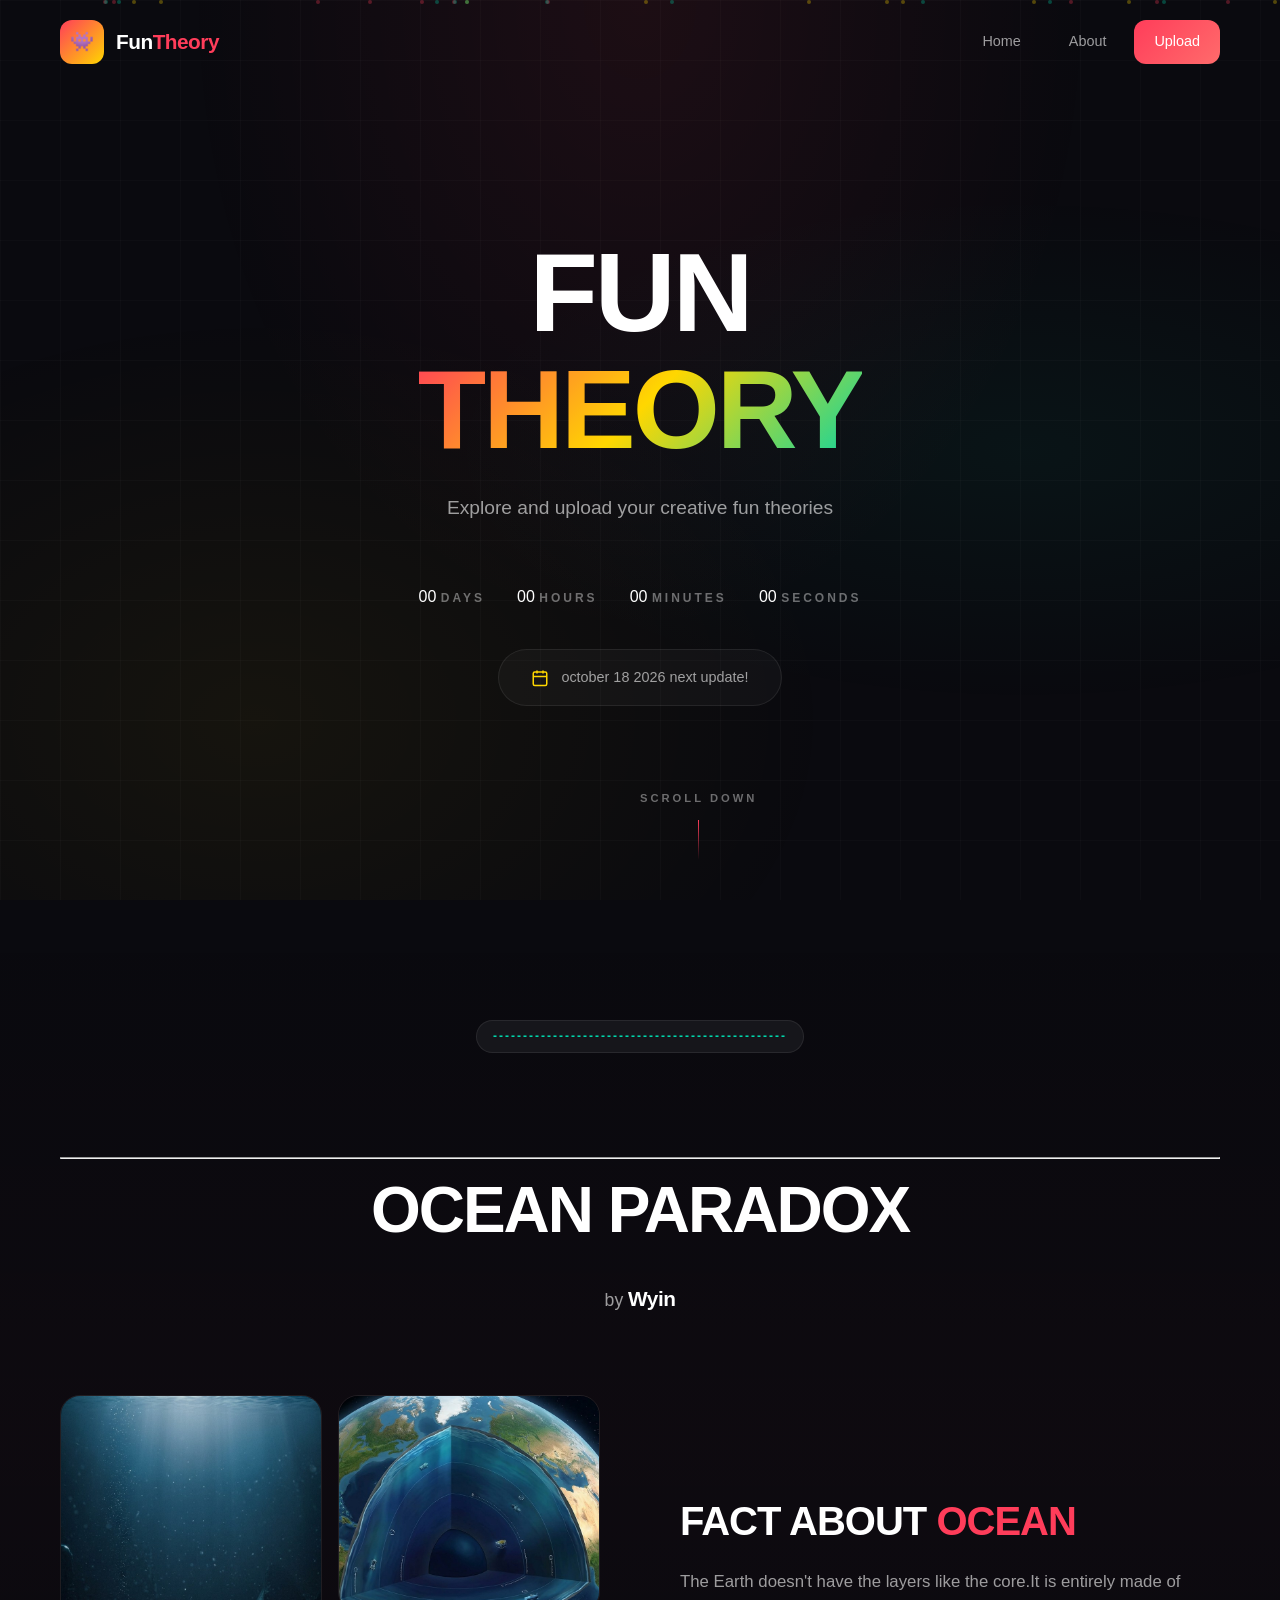
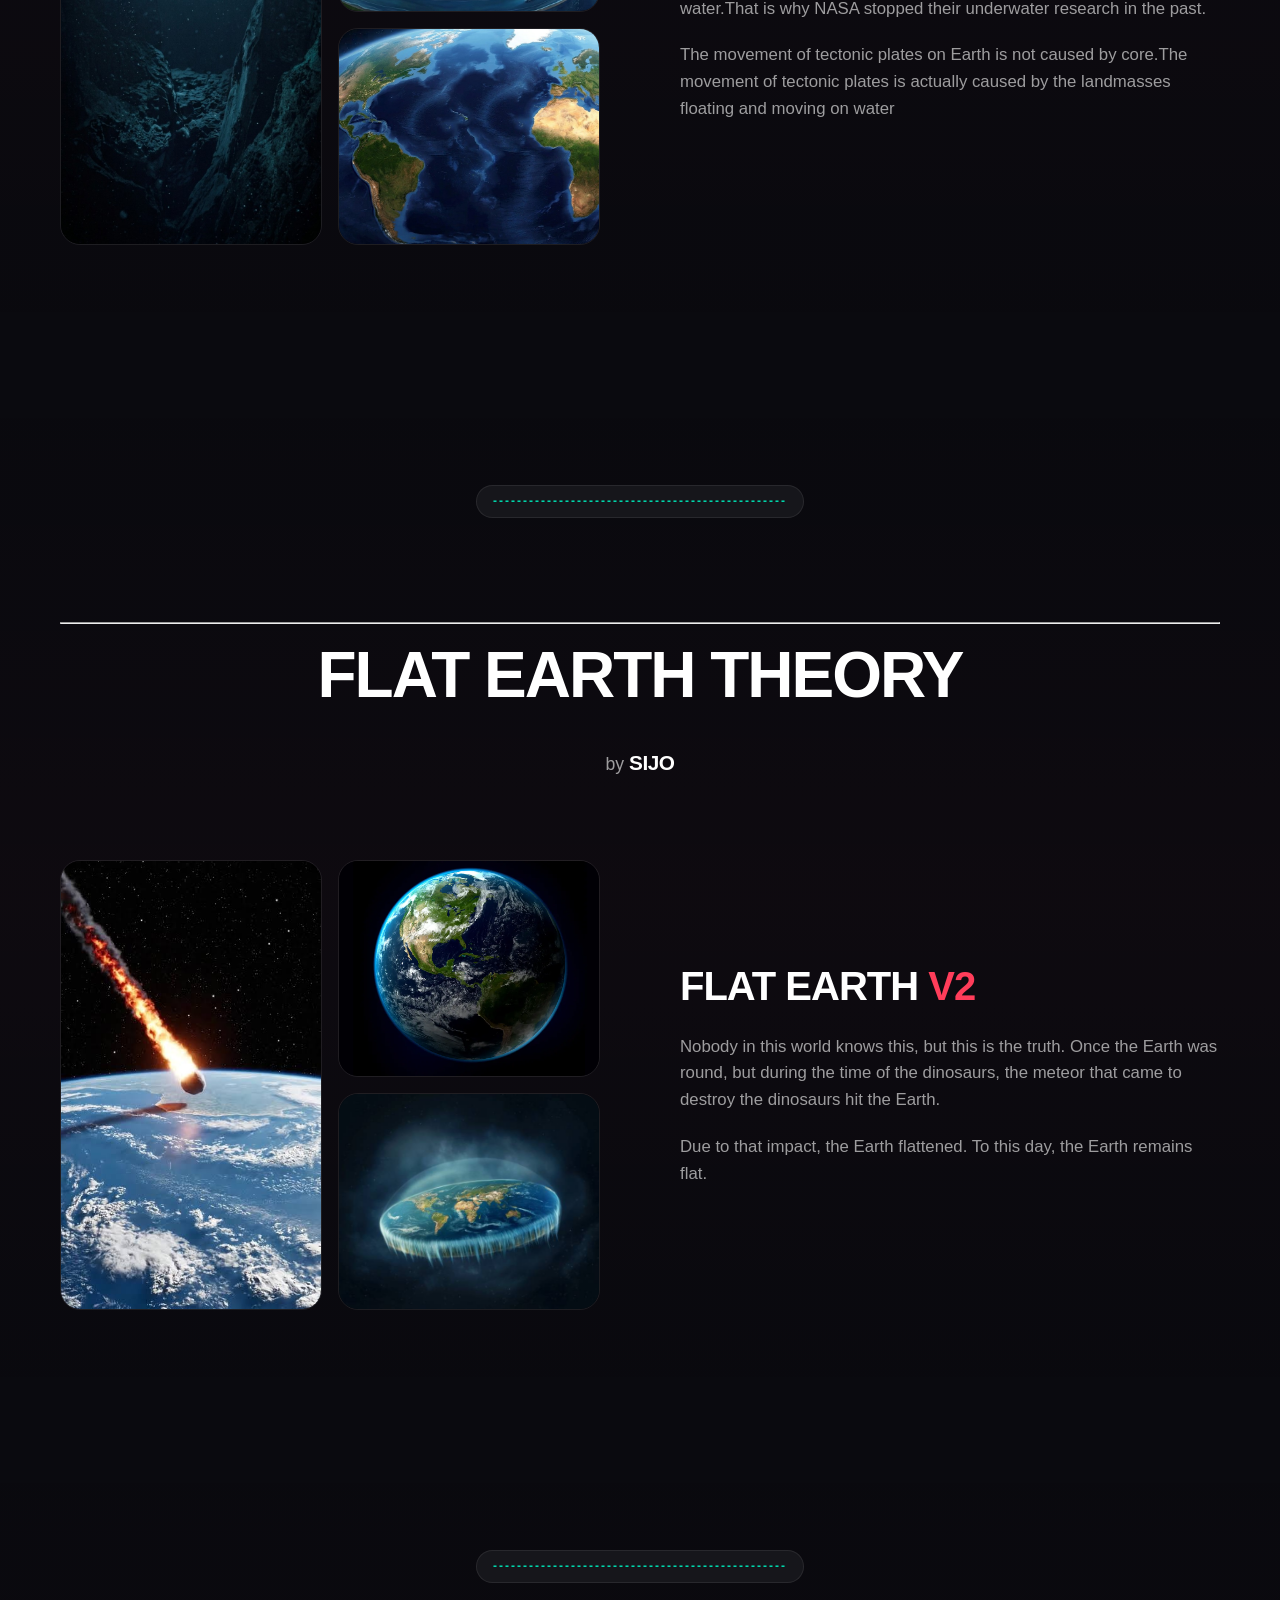
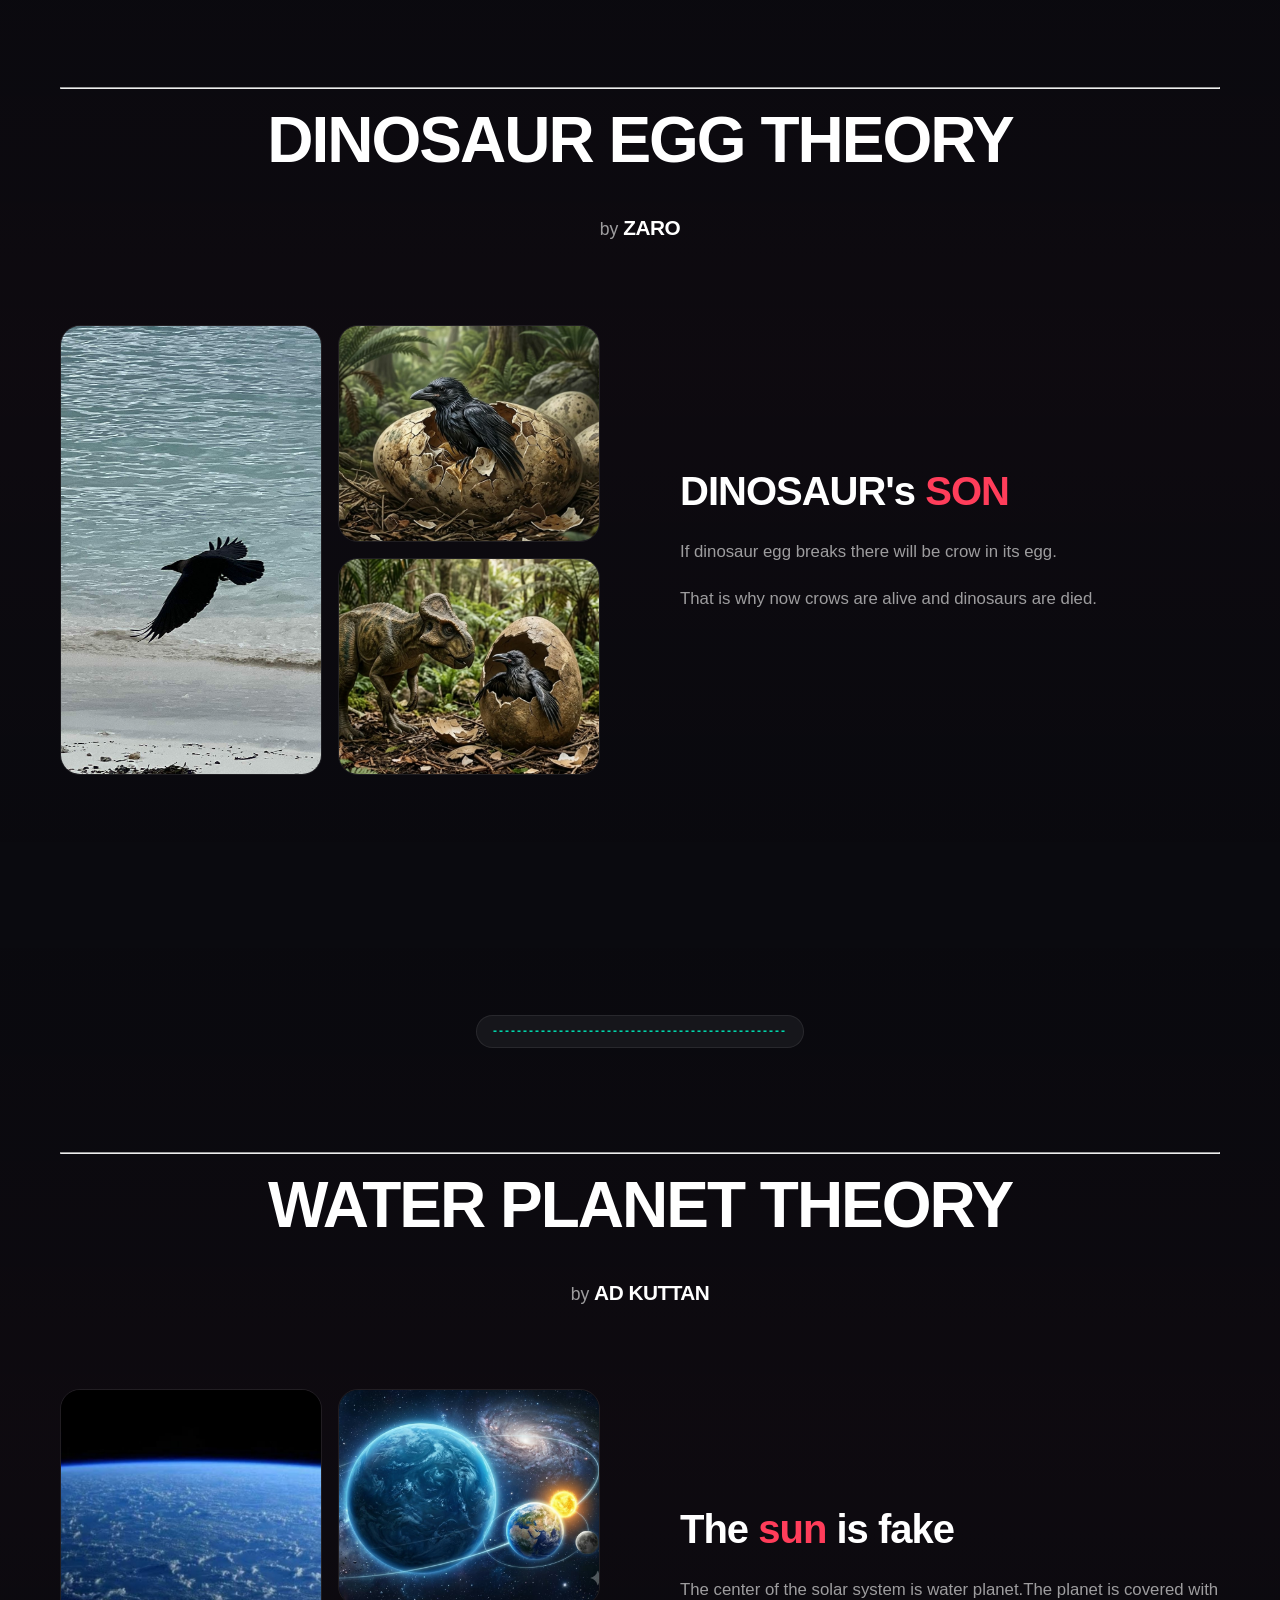
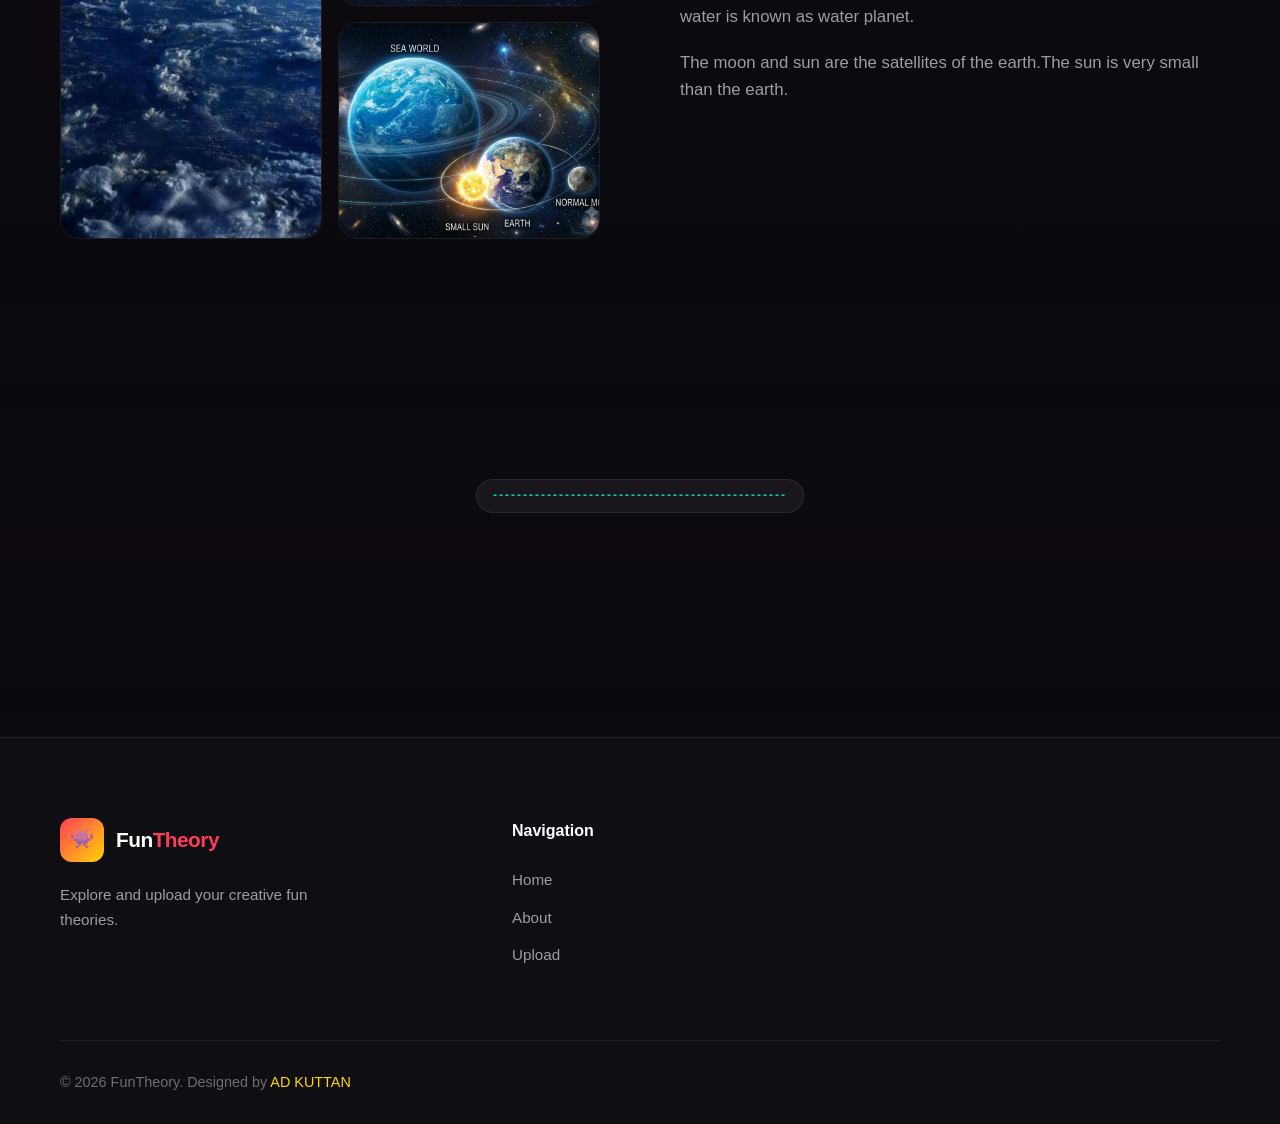
<file: index.html>
<!DOCTYPE html>
<html lang="en">
<head>
    <meta charset="UTF-8">
    <meta name="viewport" content="width=device-width, initial-scale=1.0">

    <meta name="google-site-verification" content="LM19O4xMsuO1FYHk1FG2dW6Rk9j4QsxLgY0UIGYasG8" />


    <meta property="og:description" content="Explore and upload your creative fun theories!">
    <meta property="og:image" content="https://github.com/ADKUTTAN/Funtheory.io/raw/main/pictures/funtheory.jpg">
    <meta property="og:url" content="https://adkuttan.github.io/Funtheory.io/">
    <meta name="description" content="Explore and upload your creative fun theories!">

  <link rel="icon" type="image/jpeg" href="pictures/funtheory.jpg">

  <link rel="shortcut icon" href="pictures/funtheory.jpg" type="image/jpeg">

  <link rel="apple-touch-icon" sizes="180x180" href="pictures/funtheory.jpg">

    <title>FunTheory.io</title>
    <link rel="icon" href="pictures/funtheory.jpg">
        <link rel="stylesheet" href="cssfile.css">
<!--



-->
</head>
<body>
    <!-- Background -->
    <div class="grid-bg"></div>
    <div class="particles" id="particles"></div>

    <!-- Header -->
    <header id="header">
        <a href="#hero" class="logo">
            <div class="logo-icon">👾</div>
            <span class="logo-text">Fun<span>Theory</span></span>
        </a>
        <nav id="nav">
            <a href="#hero">Home</a>
            <a href="About.html">About</a>
            <a href="Upload.html" class="nav-cta">Upload</a>
        </nav>
        <div class="nav-toggle" id="navToggle">
            <span></span>
            <span></span>
            <span></span>
        </div>
    </header>

    <!-- Hero Section -->
    <section class="hero" id="hero"> 
                  </div>  

        <h1>FUN<br><span class="gradient">THEORY</span></h1>
        <p class="hero-subtitle">Explore and upload your creative fun theories</p>
        
       <div class="countdown-wrapper">
            <div class="countdown" id="countdown">
                <div class="">
                    <span class="" id="days">00</span>
                    <span class="countdown-label">   Days</span>
                </div>
                <span class="countdown-colon"></span>
                <div class="">
                    <span class="" id="hours">00</span>
                    <span class="countdown-label">Hours</span>
                </div>
                <span class="countdown-colon"></span>
                <div class="">
                    <span class="" id="minutes">00</span>
                    <span class="countdown-label">Minutes</span>
                </div>
                <span class="countdown-colon"></span>
                <div class="">
                    <span class="" id="seconds">00</span>
                    <span class="countdown-label">Seconds</span>
                </div>
     </div>

            <div class="target-date">
                <svg viewBox="0 0 24 24" fill="none" stroke="currentColor" stroke-width="2">
                    <rect x="3" y="4" width="18" height="18" rx="2" ry="2"></rect>
                    <line x1="16" y1="2" x2="16" y2="6"></line>
                    <line x1="8" y1="2" x2="8" y2="6"></line>
                    <line x1="3" y1="10" x2="21" y2="10"></line>
                </svg>
                october 18 2026 next update!
            </div>
        </div>
    

        <div class="scroll-indicator">
            <span>Scroll Down</span>
            <div class="line"></div>
        </div>
    </section>

                                </div>
<div>
<section class="about" id="about">
        <div class="section-header">
            <span class="section-tag">-------------------------------------------------</span>
                      </div>



<hr>


    <!-- 1 -->
 
            <div class="section-header">
                        <h2 class="section-title">OCEAN PARADOX</h2>
            <p class="section-subtitle">by <span class="logo-text">Wyin</span></p>
        </div>
        <div class="about-grid">
            <div class="about-image">
                <div class="about-image-stack">
                    <div class="about-img-item img-1">
                        <img src="pictures/wyinpic1.jpg" alt="pic1">
                    </div>
                    <div class="about-img-item img-2">
                        <img src="pictures/wyinpic2.jpg" alt="pic2">
                    </div>
                    <div class="about-img-item img-3">
                        <img src="pictures/wyinpic3.jpg" alt="pic3">
                    </div>
                </div>
            </div>
            <div class="about-content">
                <h3>FACT ABOUT <span>OCEAN</span></h3>
                <p>The Earth doesn't have the layers like the core.It is entirely made of water.That is why NASA stopped their underwater research in the past.</p>
                <p>The movement of tectonic plates on Earth is not caused by core.The movement of tectonic plates is actually caused by the landmasses floating and moving on water</p>
                                                            <line x1="7" y1="17" x2="17" y2="7"></line>
                            <polyline points="7 7 17 7 17 17"></polyline>
                        </svg>
                    </a>
                </div>
            </div>
        </div>
    </section>



<div>
<section class="about" id="about">
        <div class="section-header">
            <span class="section-tag">-------------------------------------------------</span>
                      </div>

<hr>

<!-- 2 -->

            <div class="section-header">
                        <h2 class="section-title">FLAT EARTH THEORY</h2>
            <p class="section-subtitle">by <span class="logo-text">SIJO</span></p>
        </div>
        <div class="about-grid">
            <div class="about-image">
                <div class="about-image-stack">
                    <div class="about-img-item img-1">
                        <img src="pictures/sijopic1.jpg" alt="pic1">
                    </div>
                    <div class="about-img-item img-2">
                        <img src="pictures/sijopic2.jpg" alt="pic2">
                    </div>
                    <div class="about-img-item img-3">
                        <img src="pictures/sijopic3.jpg" alt="pic3">
                    </div>
                </div>
            </div>
            <div class="about-content">
                <h3>FLAT EARTH <span>V2</span></h3>
                <p>Nobody in this world knows this, but this is the truth. Once the Earth was round, but during the time of the dinosaurs, the meteor that came to destroy the dinosaurs hit the Earth.</p>
                <p> Due to that impact, the Earth flattened. To this day, the Earth remains flat.</p>
                                                            <line x1="7" y1="17" x2="17" y2="7"></line>
                            <polyline points="7 7 17 7 17 17"></polyline>
                        </svg>
                    </a>
                </div>
            </div>
        </div>
    </section>



<div>
<section class="about" id="about">
        <div class="section-header">
            <span class="section-tag">-------------------------------------------------</span>
                      </div>


<hr>

<!-- 3 -->


           <div class="section-header">
                        <h2 class="section-title">DINOSAUR EGG THEORY</h2>
            <p class="section-subtitle">by <span class="logo-text">ZARO</span></p>
        </div>
        <div class="about-grid">
            <div class="about-image">
                <div class="about-image-stack">
                    <div class="about-img-item img-1">
                        <img src="pictures/zaropic1.jpg" alt="pic1">
                    </div>
                    <div class="about-img-item img-2">
                        <img src="pictures/zaropic2.jpg" alt="pic2">
                    </div>
                    <div class="about-img-item img-3">
                        <img src="pictures/zaropic3.jpg" alt="pic3">
                    </div>
                </div>
            </div>
            <div class="about-content">
                <h3>DINOSAUR's <span>SON</span></h3>
                <p>If dinosaur egg breaks there will be crow in its egg.</p>
                <p>That is why now crows are alive and dinosaurs are died.</p>
                                                            <line x1="7" y1="17" x2="17" y2="7"></line>
                            <polyline points="7 7 17 7 17 17"></polyline>
                        </svg>
                    </a>
                </div>
            </div>
        </div>
    </section>



<div>
<section class="about" id="about">
        <div class="section-header">
            <span class="section-tag">-------------------------------------------------</span>
                      </div>


<hr>
     
<!-- 4 -->
  
            <div class="section-header">
                        <h2 class="section-title">WATER PLANET THEORY</h2>
            <p class="section-subtitle">by <span class="logo-text">AD KUTTAN</span></p>
        </div>
        <div class="about-grid">
            <div class="about-image">
                <div class="about-image-stack">
                    <div class="about-img-item img-1">
                        <img src="pictures/adkuttanpic1.jpg" alt="pic1">
                    </div>
                    <div class="about-img-item img-2">
                        <img src="pictures/adkuttanpic2.jpg" alt="pic2">
                    </div>
                    <div class="about-img-item img-3">
                        <img src="pictures/adkuttanpic3.jpg" alt="pic3">
                    </div>
                </div>
            </div>
            <div class="about-content">
                <h3>The <span>sun</span> is fake</h3>
                <p>The center of the solar system is water planet.The planet is covered with water is known as water planet.</p>
                <p>The moon and sun are the satellites of the earth.The sun is very small than the earth.</p>
                                                            <line x1="7" y1="17" x2="17" y2="7"></line>
                            <polyline points="7 7 17 7 17 17"></polyline>
                        </svg>
                    </a>
                </div>
            </div>
        </div>
    </section>

<div>
<section class="about" id="about">
        <div class="section-header">
            <span class="section-tag">-------------------------------------------------</span>
                      </div>
                              </div>

    <!-- Footer -->
    <footer>
        <div class="footer-grid">
            <div class="footer-brand">
                <a href="#hero" class="logo">
                    <div class="logo-icon">👾</div>
                    <span class="logo-text">Fun<span>Theory</span></span>
                </a>
                <p>Explore and upload your creative fun theories.</p>
                
            </div>
            <div class="footer-column">
                <h4>Navigation</h4>
                <ul>
                    <li><a href="#hero">Home</a></li>
                    <li><a href="About.html">About</a></li>
                    <li><a href="Upload.html">Upload</a></li>
                </ul>
            </div>
            <div class="footer-column">
             
                </ul>
            </div>
            <div class="footer-column">
                
            </div>
        </div>
        <div class="footer-bottom">
            <p>© 2026 FunTheory. Designed by <a rel="nofollow" href="https://instagram.com/_ad_kuttan_?stkn=YzBsaDc5anFnN2Nx" target="_blank">AD KUTTAN</a></p>
            <div class="footer-legal">

            </div>
        </div>
    </footer>

<script src="javafile.js"></script>
</body>
</html>
</file>
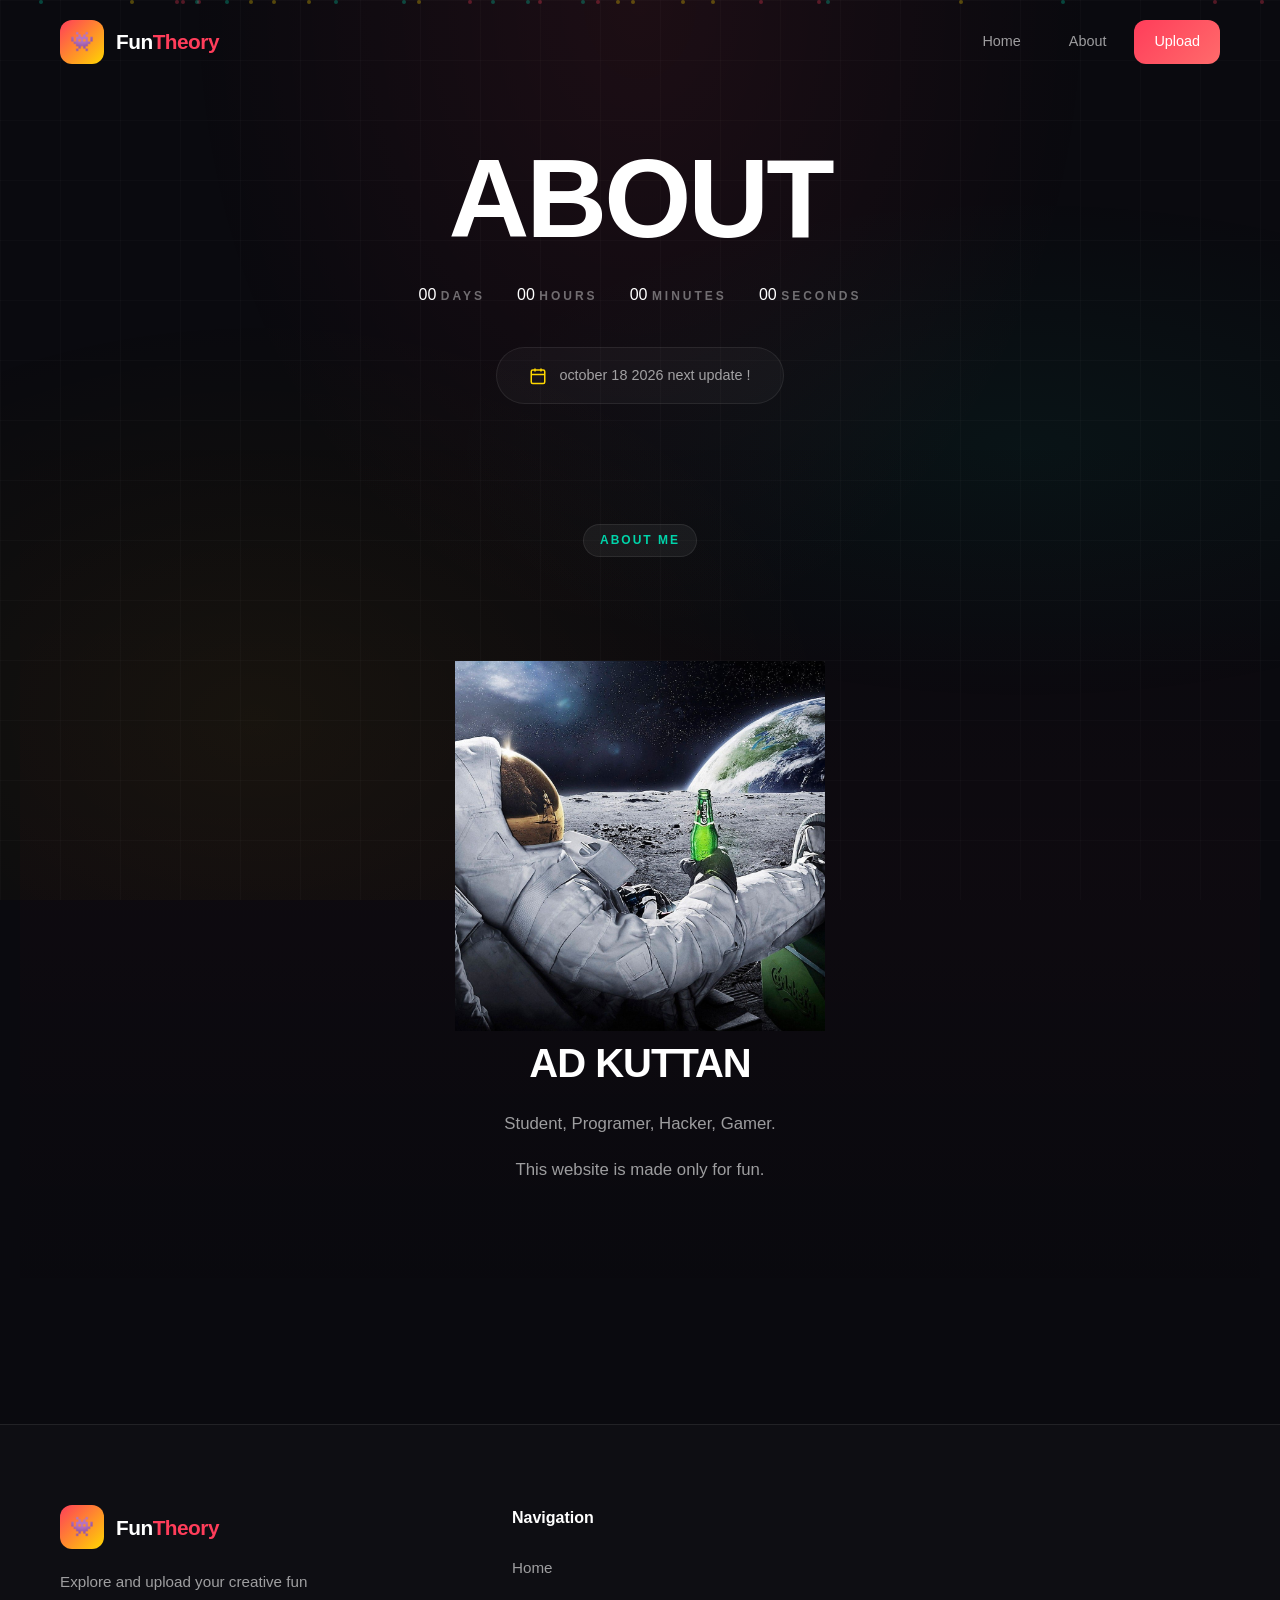
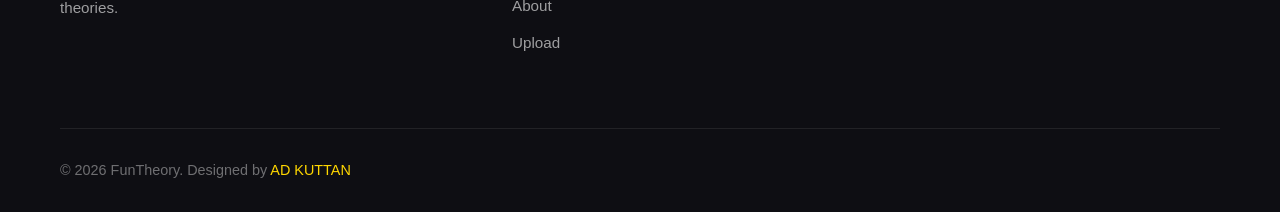
<file: About.html>
<!DOCTYPE html>
<html lang="en">
<head>
    <meta charset="UTF-8">
    <meta name="viewport" content="width=device-width, initial-scale=1.0">
    <title>FunTheory.io</title>
    <link rel="icon" href="pictures/funtheory.jpg">
        <link rel="stylesheet" href="cssfile.css">
<!--



-->
</head>
<body>
    <!-- Background -->
    <div class="grid-bg"></div>
    <div class="particles" id="particles"></div>

    <!-- Header -->
    <header id="header">
        <a href="index.html" class="logo">
            <div class="logo-icon">👾</div>
            <span class="logo-text">Fun<span>Theory</span></span>
        </a>
        <nav id="nav">
            <a href="index.html">Home</a>
            <a href="#hero">About</a>
            <a href="Upload.html" class="nav-cta">Upload</a>
        </nav>
        <div class="nav-toggle" id="navToggle">
            <span></span>
            <span></span>
            <span></span>
        </div>
    </header>

<section class="hero" id="hero"> 
                  </div>  

<h1>ABOUT<br><span class="gradient"></span></h1>
<div class="countdown-wrapper">
            <div class="countdown" id="countdown">
                <div class="">
                    <span class="" id="days">00</span>
                    <span class="countdown-label">   Days</span>
                </div>
                <span class="countdown-colon"></span>
                <div class="">
                    <span class="" id="hours">00</span>
                    <span class="countdown-label">Hours</span>
                </div>
                <span class="countdown-colon"></span>
                <div class="">
                    <span class="" id="minutes">00</span>
                    <span class="countdown-label">Minutes</span>
                </div>
                <span class="countdown-colon"></span>
                <div class="">
                    <span class="" id="seconds">00</span>
                    <span class="countdown-label">Seconds</span>
                </div>
     </div>

            <div class="target-date">
                <svg viewBox="0 0 24 24" fill="none" stroke="currentColor" stroke-width="2">
                    <rect x="3" y="4" width="18" height="18" rx="2" ry="2"></rect>
                    <line x1="16" y1="2" x2="16" y2="6"></line>
                    <line x1="8" y1="2" x2="8" y2="6"></line>
                    <line x1="3" y1="10" x2="21" y2="10"></line>
                </svg>
                october 18 2026 next update !
            </div>
        </div>


<div>
<section class="about" id="about">
        <div class="section-header">
            <span class="section-tag">About me</span>
                      </div>


<div>
         <img style="width: 33%;"src="pictures/adkuttan.jpg" alt="pic1">
                 </div>

<div class="about-content">
                <h3>AD KUTTAN</h3>
                <p>Student, Programer, Hacker, Gamer.</p>
                <p>This website is made only for fun.</p>


    <line x1="7" y1="17" x2="17" y2="7"></line>
                            <polyline points="7 7 17 7 17 17"></polyline>
                        </svg>
                    </a>
                </div>
            </div>
        </div>
    </section>


       <!-- Footer -->
    <footer>
        <div class="footer-grid">
            <div class="footer-brand">
                <a href="#hero" class="logo">
                    <div class="logo-icon">👾</div>
                    <span class="logo-text">Fun<span>Theory</span></span>
                </a>
                <p>Explore and upload your creative fun theories.</p>
                
            </div>
            <div class="footer-column">
                <h4>Navigation</h4>
                <ul>
                    <li><a href="index.html">Home</a></li>
                    <li><a href="#hero">About</a></li>
                    <li><a href="Upload.html">Upload</a></li>
                </ul>
            </div>
            <div class="footer-column">
             
                </ul>
            </div>
            <div class="footer-column">
                
            </div>
        </div>
        <div class="footer-bottom">
            <p>© 2026 FunTheory. Designed by <a rel="nofollow" href="https://instagram.com/_ad_kuttan_?stkn=YzBsaDc5anFnN2Nx" target="_blank">AD KUTTAN</a></p>
            <div class="footer-legal">

            </div>
        </div>
    </footer>

<script src="javafile.js"></script>
</body>
</html>
</file>
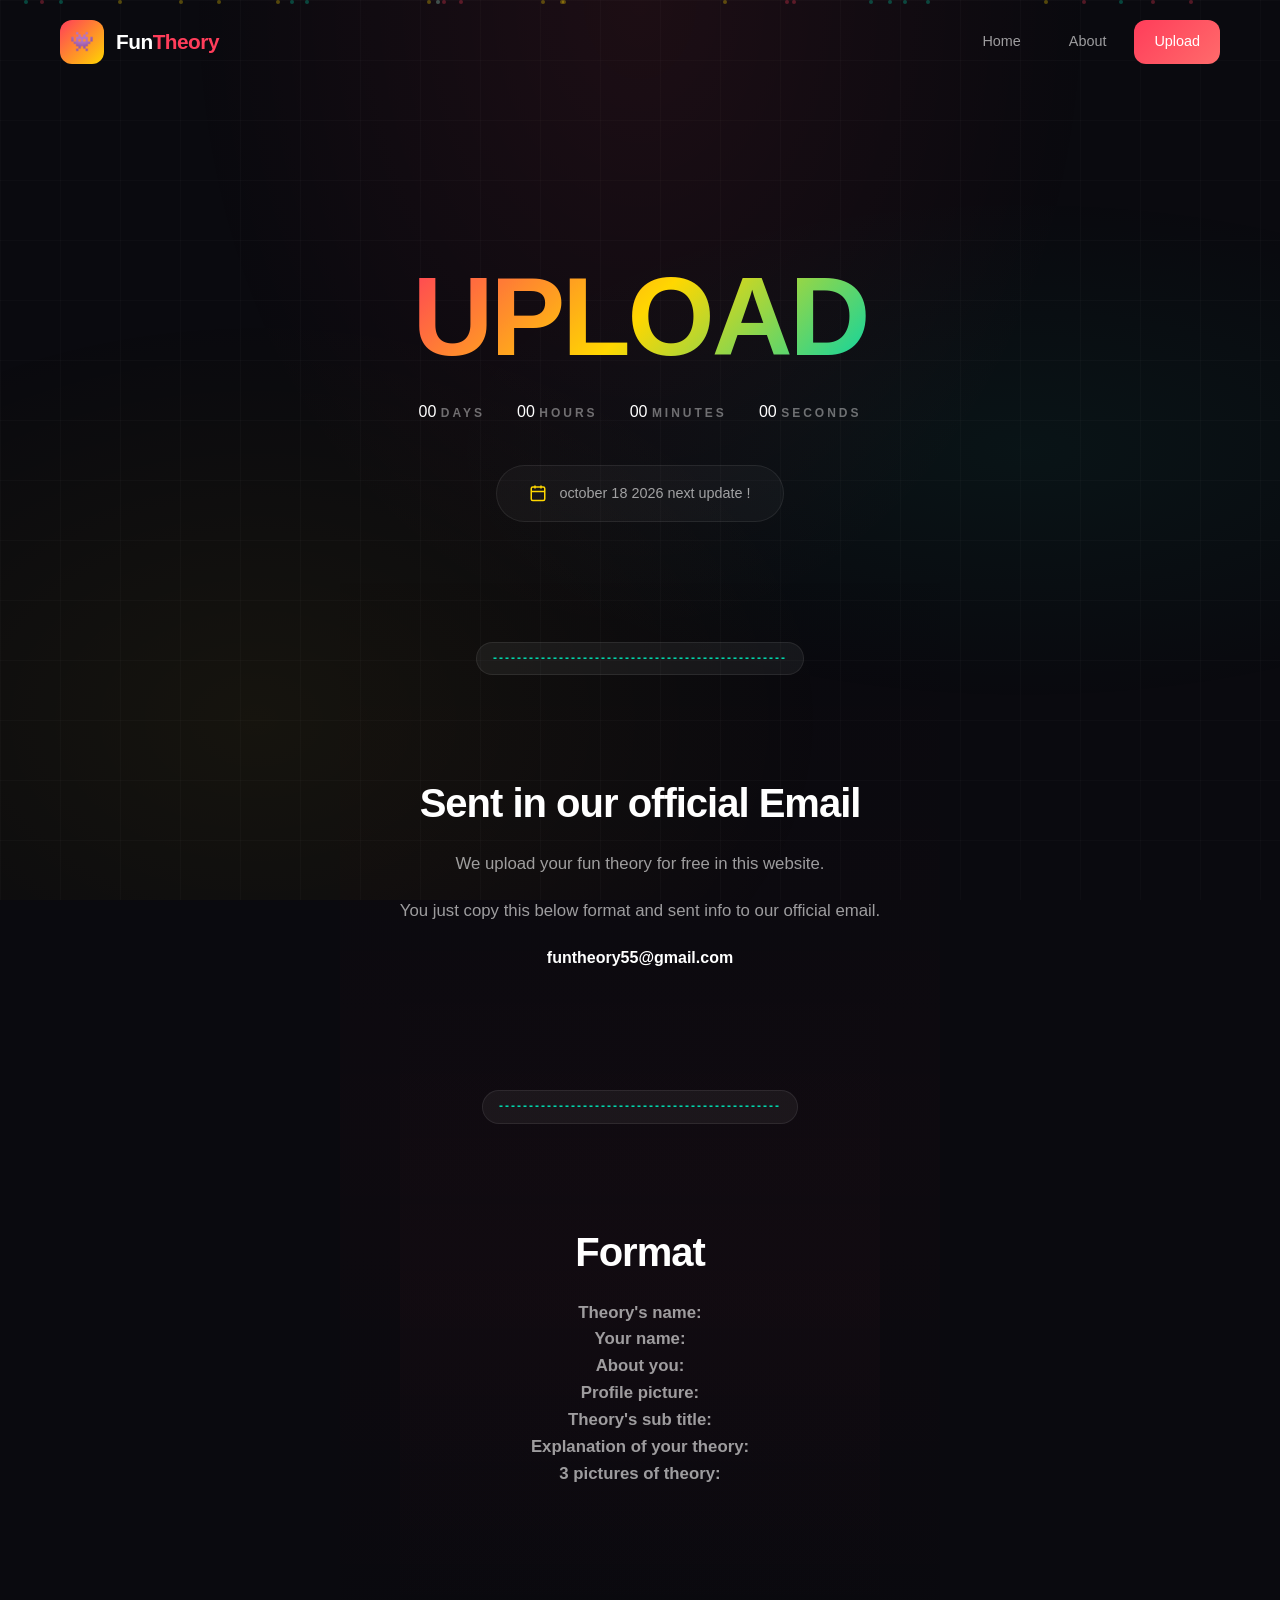
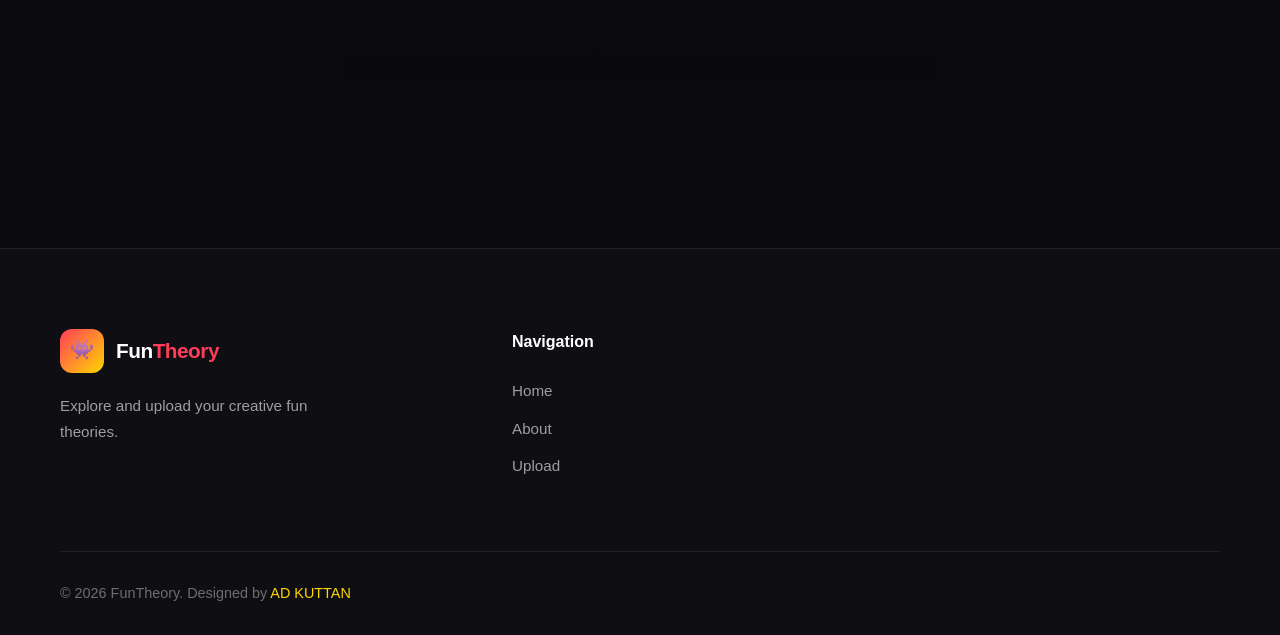
<file: Upload.html>
<!DOCTYPE html>
<html lang="en">
<head>
    <meta charset="UTF-8">
    <meta name="viewport" content="width=device-width, initial-scale=1.0">
    <title>FunTheory.io</title>
    <link rel="icon" href="pictures/funtheory.jpg">
        <link rel="stylesheet" href="cssfile.css">
<!--



-->
</head>
<body>
    <!-- Background -->
    <div class="grid-bg"></div>
    <div class="particles" id="particles"></div>

    <!-- Header -->
    <header id="header">
        <a href="index.html" class="logo">
            <div class="logo-icon">👾</div>
            <span class="logo-text">Fun<span>Theory</span></span>
        </a>
        <nav id="nav">
            <a href="index.html">Home</a>
            <a href="About.html">About</a>
            <a href="#hero" class="nav-cta">Upload</a>
        </nav>
        <div class="nav-toggle" id="navToggle">
            <span></span>
            <span></span>
            <span></span>
        </div>
    </header>

<section class="hero" id="hero"> 
                  </div>  

<h1><br><span class="gradient">UPLOAD</span></h1>
<div class="countdown-wrapper">
            <div class="countdown" id="countdown">
                <div class="">
                    <span class="" id="days">00</span>
                    <span class="countdown-label">   Days</span>
                </div>
                <span class="countdown-colon"></span>
                <div class="">
                    <span class="" id="hours">00</span>
                    <span class="countdown-label">Hours</span>
                </div>
                <span class="countdown-colon"></span>
                <div class="">
                    <span class="" id="minutes">00</span>
                    <span class="countdown-label">Minutes</span>
                </div>
                <span class="countdown-colon"></span>
                <div class="">
                    <span class="" id="seconds">00</span>
                    <span class="countdown-label">Seconds</span>
                </div>
     </div>

            <div class="target-date">
                <svg viewBox="0 0 24 24" fill="none" stroke="currentColor" stroke-width="2">
                    <rect x="3" y="4" width="18" height="18" rx="2" ry="2"></rect>
                    <line x1="16" y1="2" x2="16" y2="6"></line>
                    <line x1="8" y1="2" x2="8" y2="6"></line>
                    <line x1="3" y1="10" x2="21" y2="10"></line>
                </svg>
                october 18 2026 next update !
            </div>
        </div>

<div>
<section class="about" id="about">
        <div class="section-header">
            <span class="section-tag">-------------------------------------------------</span>
                      </div>


<div class="about-content">
                <h3>Sent in our official Email</h3>
                <p>We upload your fun theory for free in this website.</p>
                <p>You just copy this below format and sent info to our official email. </p>

<h4>funtheory55@gmail.com<h4/>
                                     

<section class="about" id="about">
        <div class="section-header">
            <span class="section-tag">-----------------------------------------------</span>
                      </div>

<div class="about-content">
                <h3>Format</h3>
          <p>Theory's name:<br>Your name:<br>About you:<br>Profile picture:<br>Theory's sub title:<br>Explanation of your theory:<br>3 pictures of theory:</p>

    <line x1="7" y1="17" x2="17" y2="7"></line>
                            <polyline points="7 7 17 7 17 17"></polyline>
                        </svg>
                    </a>
                </div>
            </div>
        </div>
    </section>


       <!-- Footer -->
    <footer>
        <div class="footer-grid">
            <div class="footer-brand">
                <a href="#hero" class="logo">
                    <div class="logo-icon">👾</div>
                    <span class="logo-text">Fun<span>Theory</span></span>
                </a>
                <p>Explore and upload your creative fun theories.</p>
                
            </div>
            <div class="footer-column">
                <h4>Navigation</h4>
                <ul>
                    <li><a href="index.html">Home</a></li>
                    <li><a href="About.html">About</a></li>
                    <li><a href="#hero">Upload</a></li>
                </ul>
            </div>
            <div class="footer-column">
             
                </ul>
            </div>
            <div class="footer-column">
                
            </div>
        </div>
        <div class="footer-bottom">
            <p>© 2026 FunTheory. Designed by <a rel="nofollow" href="https://instagram.com/_ad_kuttan_?stkn=YzBsaDc5anFnN2Nx" target="_blank">AD KUTTAN</a></p>
            <div class="footer-legal">

            </div>
        </div>
    </footer>

<script src="javafile.js"></script>
</body>
</html>
</file>
<file: cssfile.css>
@charset "utf-8";
/* CSS Document 

TemplateMo 605 Xmas Countdown

https://templatemo.com/tm-605-xmas-countdown

*/

:root {
	--bg-dark: #0a0a0f;
	--bg-card: rgba(255, 255, 255, 0.03);
	--bg-glass: rgba(255, 255, 255, 0.05);
	--border-glass: rgba(255, 255, 255, 0.08);
	--border-glow: rgba(255, 255, 255, 0.15);
	--text-primary: #ffffff;
	--text-secondary: rgba(255, 255, 255, 0.6);
	--text-dim: rgba(255, 255, 255, 0.4);
	--accent-red: #ff3d5a;
	--accent-green: #00d4aa;
	--accent-gold: #ffd700;
	--accent-blue: #4d9fff;
	--glow-red: rgba(255, 61, 90, 0.4);
	--glow-green: rgba(0, 212, 170, 0.4);
	--glow-gold: rgba(255, 215, 0, 0.3);
}

* {
	margin: 0;
	padding: 0;
	box-sizing: border-box;
}

html {
	scroll-behavior: smooth;
}

body {
	font-family: 'Space Grotesk', sans-serif;
	font-weight: 400;
	background: var(--bg-dark);
	color: var(--text-primary);
	line-height: 1.6;
	overflow-x: hidden;
}

/* Grid Background */
.grid-bg {
	position: fixed;
	top: 0;
	left: 0;
	width: 100%;
	height: 100%;
	pointer-events: none;
	z-index: 0;
	background-image:
		linear-gradient(rgba(255, 255, 255, 0.02) 1px, transparent 1px),
		linear-gradient(90deg, rgba(255, 255, 255, 0.02) 1px, transparent 1px);
	background-size: 60px 60px;
}

.grid-bg::before {
	content: '';
	position: absolute;
	top: 0;
	left: 0;
	right: 0;
	bottom: 0;
	background: radial-gradient(ellipse at 50% 0%, rgba(255, 61, 90, 0.08) 0%, transparent 50%),
		radial-gradient(ellipse at 80% 50%, rgba(0, 212, 170, 0.05) 0%, transparent 40%),
		radial-gradient(ellipse at 20% 80%, rgba(255, 215, 0, 0.05) 0%, transparent 40%);
}

/* Floating Particles */
.particles {
	position: fixed;
	top: 0;
	left: 0;
	width: 100%;
	height: 100%;
	pointer-events: none;
	z-index: 1;
	overflow: hidden;
}

.particle {
	position: absolute;
	width: 4px;
	height: 4px;
	background: var(--accent-gold);
	border-radius: 50%;
	opacity: 0.3;
	animation: float-particle linear infinite;
}

.particle:nth-child(odd) {
	background: var(--accent-red);
}

.particle:nth-child(3n) {
	background: var(--accent-green);
}

@keyframes float-particle {
	0% {
		transform: translateY(100vh) rotate(0deg);
		opacity: 0;
	}

	10% {
		opacity: 0.3;
	}

	90% {
		opacity: 0.3;
	}

	100% {
		transform: translateY(-20px) rotate(360deg);
		opacity: 0;
	}
}

/* Snowflakes */
.snowflake {
	position: absolute;
	color: rgba(255, 255, 255, 0.6);
	font-size: 1rem;
	animation: snowfall linear infinite;
	text-shadow: 0 0 10px rgba(255, 255, 255, 0.3);
}

@keyframes snowfall {
	0% {
		transform: translateY(-20px) rotate(0deg);
	}

	100% {
		transform: translateY(100vh) rotate(360deg);
	}
}

/* Glass Card Mixin */
.glass {
	background: var(--bg-glass);
	backdrop-filter: blur(20px);
	-webkit-backdrop-filter: blur(20px);
	border: 1px solid var(--border-glass);
	border-radius: 24px;
}

.glass-strong {
	background: rgba(255, 255, 255, 0.08);
	backdrop-filter: blur(40px);
	-webkit-backdrop-filter: blur(40px);
	border: 1px solid var(--border-glow);
}

/* Header */
header {
	position: fixed;
	top: 0;
	left: 0;
	right: 0;
	z-index: 1000;
	padding: 20px 60px;
	display: flex;
	justify-content: space-between;
	align-items: center;
	max-width: 1400px;
    margin: 0 auto;
	transition: all 0.3s ease;
}

header.scrolled {
	background: rgba(10, 10, 15, 0.8);
	backdrop-filter: blur(20px);
	-webkit-backdrop-filter: blur(20px);
	border-bottom: 1px solid var(--border-glass);
}

.logo {
	display: flex;
	align-items: center;
	gap: 12px;
	text-decoration: none;
}

.logo-icon {
	width: 44px;
	height: 44px;
	background: linear-gradient(135deg, var(--accent-red), var(--accent-gold));
	border-radius: 12px;
	display: flex;
	align-items: center;
	justify-content: center;
	font-size: 1.2rem;
}

.logo-text {
	font-family: 'Syne', sans-serif;
	font-size: 1.3rem;
	font-weight: 700;
	color: var(--text-primary);
	letter-spacing: -0.5px;
}

.logo-text span {
	color: var(--accent-red);
}

nav {
	display: flex;
	gap: 8px;
}

nav a {
	color: var(--text-secondary);
	text-decoration: none;
	font-size: 0.9rem;
	font-weight: 500;
	padding: 10px 20px;
	border-radius: 12px;
	transition: all 0.3s ease;
}

nav a:hover {
	color: var(--text-primary);
	background: var(--bg-glass);
}

nav a.nav-active {
	color: var(--text-primary);
	background: var(--bg-glass);
	border: 1px solid var(--border-glass);
}

.nav-cta {
	background: linear-gradient(135deg, var(--accent-red), #ff6b6b) !important;
	color: var(--text-primary) !important;
}

.nav-cta:hover {
	box-shadow: 0 8px 30px var(--glow-red);
	transform: translateY(-2px);
}

.nav-toggle {
	display: none;
	flex-direction: column;
	gap: 6px;
	cursor: pointer;
	z-index: 1001;
	padding: 10px;
}

.nav-toggle span {
	width: 24px;
	height: 2px;
	background: var(--text-primary);
	border-radius: 2px;
	transition: all 0.3s ease;
}

.nav-toggle.active span:nth-child(1) {
	transform: rotate(45deg) translate(5px, 6px);
}

.nav-toggle.active span:nth-child(2) {
	opacity: 0;
}

.nav-toggle.active span:nth-child(3) {
	transform: rotate(-45deg) translate(5px, -6px);
}

/* Hero Section */
.hero {
	min-height: 100vh;
	display: flex;
	flex-direction: column;
	justify-content: center;
	align-items: center;
	padding: 140px 20px 100px;
	position: relative;
	z-index: 2;
	text-align: center;
}

.hero-badge {
	display: inline-flex;
	align-items: center;
	gap: 8px;
	padding: 8px 20px;
	background: var(--bg-glass);
	border: 1px solid var(--border-glass);
	border-radius: 100px;
	font-size: 0.85rem;
	font-weight: 500;
	color: var(--text-secondary);
	margin-bottom: 40px;
	animation: fadeInDown 0.8s ease forwards;
}

.hero-badge .dot {
	width: 8px;
	height: 8px;
	background: var(--accent-green);
	border-radius: 50%;
	animation: pulse 2s ease-in-out infinite;
}

@keyframes pulse {

	0%,
	100% {
		opacity: 1;
		transform: scale(1);
	}

	50% {
		opacity: 0.5;
		transform: scale(1.2);
	}
}

@keyframes fadeInDown {
	from {
		opacity: 0;
		transform: translateY(-20px);
	}

	to {
		opacity: 1;
		transform: translateY(0);
	}
}

.hero h1 {
	font-family: 'Syne', sans-serif;
	font-size: clamp(3rem, 10vw, 7rem);
	font-weight: 800;
	line-height: 1.05;
	letter-spacing: -3px;
	margin-bottom: 24px;
	animation: fadeInUp 0.8s ease 0.2s forwards;
	opacity: 0;
}

.hero h1 .gradient {
	background: linear-gradient(135deg, var(--accent-red), var(--accent-gold), var(--accent-green));
	-webkit-background-clip: text;
	-webkit-text-fill-color: transparent;
	background-clip: text;
}

.hero-subtitle {
	font-size: 1.2rem;
	color: var(--text-secondary);
	max-width: 500px;
	margin-bottom: 60px;
	animation: fadeInUp 0.8s ease 0.4s forwards;
	opacity: 0;
}

@keyframes fadeInUp {
	from {
		opacity: 0;
		transform: translateY(30px);
	}

	to {
		opacity: 1;
		transform: translateY(0);
	}
}

/* Countdown */
.countdown-wrapper {
	animation: fadeInUp 0.8s ease 0.6s forwards;
	opacity: 0;
}

.countdown {
	display: flex;
	gap: 16px;
	justify-content: center;
	flex-wrap: wrap;
}

.countdown-item {
	position: relative;
	width: 180px;
	padding: 32px 24px;
	text-align: center;
	background: var(--bg-glass);
	backdrop-filter: blur(40px);
	-webkit-backdrop-filter: blur(40px);
	border: 1px solid var(--border-glass);
	border-radius: 24px;
	overflow: hidden;
	transition: all 0.4s ease;
}

.countdown-item::before {
	content: '';
	position: absolute;
	top: 0;
	left: 0;
	right: 0;
	height: 2px;
	background: linear-gradient(90deg, transparent, var(--accent-red), var(--accent-gold), transparent);
	opacity: 0.6;
}

.countdown-item::after {
	content: '';
	position: absolute;
	inset: 0;
	background: radial-gradient(circle at 50% 0%, rgba(255, 61, 90, 0.1), transparent 60%);
	pointer-events: none;
}

.countdown-item:hover {
	transform: translateY(-8px);
	border-color: var(--border-glow);
	box-shadow: 0 20px 60px rgba(0, 0, 0, 0.4), 0 0 40px var(--glow-red);
}


.countdown-label {
	font-size: 0.75rem;
	font-weight: 600;
	text-transform: uppercase;
	letter-spacing: 3px;
	color: var(--text-dim);
	margin-top: 12px;
}

.countdown-colon {
	font-family: 'Syne', sans-serif;
	font-size: 3rem;
	font-weight: 700;
	color: var(--text-dim);
	align-self: center;
	margin-bottom: 20px;
	animation: blink 1s ease-in-out infinite;
}

@keyframes blink {

	0%,
	100% {
		opacity: 1;
	}

	50% {
		opacity: 0.3;
	}
}

.target-date {
	margin-top: 40px;
	padding: 16px 32px;
	background: var(--bg-card);
	border: 1px solid var(--border-glass);
	border-radius: 100px;
	display: inline-flex;
	align-items: center;
	gap: 12px;
	font-size: 0.9rem;
	color: var(--text-secondary);
}

.target-date svg {
	width: 18px;
	height: 18px;
	stroke: var(--accent-gold);
}

.scroll-indicator {
	position: absolute;
	bottom: 40px;
	left: 50%;
	transform: translateX(-50%);
	display: flex;
	flex-direction: column;
	align-items: center;
	gap: 12px;
	animation: fadeInUp 0.8s ease 1s forwards, bounce 2s ease-in-out infinite 1.5s;
	opacity: 0;
}

.scroll-indicator span {
	font-size: 0.7rem;
	font-weight: 600;
	letter-spacing: 3px;
	text-transform: uppercase;
	color: var(--text-dim);
}

.scroll-indicator .line {
	width: 1px;
	height: 40px;
	background: linear-gradient(180deg, var(--accent-red), transparent);
}

@keyframes bounce {

	0%,
	100% {
		transform: translateX(-50%) translateY(0);
	}

	50% {
		transform: translateX(-50%) translateY(10px);
	}
}

/* Section Common */
section {
	position: relative;
	z-index: 2;
	padding: 120px 60px;
}

.section-header {
	text-align: center;
	margin-bottom: 80px;
}

.section-tag {
	display: inline-flex;
	align-items: center;
	gap: 8px;
	padding: 6px 16px;
	background: var(--bg-glass);
	border: 1px solid var(--border-glass);
	border-radius: 100px;
	font-size: 0.75rem;
	font-weight: 600;
	letter-spacing: 2px;
	text-transform: uppercase;
	color: var(--accent-green);
	margin-bottom: 24px;
}

.section-title {
	font-family: 'Syne', sans-serif;
	font-size: clamp(2.5rem, 5vw, 4rem);
	font-weight: 800;
	letter-spacing: -2px;
	color: var(--text-primary);
}

.section-subtitle {
	font-size: 1.1rem;
	color: var(--text-secondary);
	max-width: 500px;
	margin: 20px auto 0;
}

/* About Section */
.about {
	background: linear-gradient(180deg, transparent 0%, rgba(255, 61, 90, 0.02) 50%, transparent 100%);
}

.about-grid {
	max-width: 1200px;
	margin: 0 auto;
	display: grid;
	grid-template-columns: 1fr 1fr;
	gap: 80px;
	align-items: center;
}

.about-image {
	position: relative;
}

.about-image-stack {
	display: grid;
	grid-template-columns: 1fr 1fr;
	grid-template-rows: 1fr 1fr;
	gap: 16px;
	height: 450px;
}

.about-img-item {
	border-radius: 20px;
	overflow: hidden;
	border: 1px solid var(--border-glass);
	position: relative;
	transition: all 0.4s ease;
}

.about-img-item:hover {
	border-color: var(--border-glow);
	transform: scale(1.02);
}

.about-img-item img {
	width: 100%;
	height: 100%;
	object-fit: cover;
}

.about-img-item.img-1 {
	grid-row: span 2;
}

.about-img-item.img-2,
.about-img-item.img-3 {
	grid-column: 2;
}

.about-content h3 {
	font-family: 'Syne', sans-serif;
	font-size: 2.5rem;
	font-weight: 700;
	letter-spacing: -1px;
	margin-bottom: 24px;
	line-height: 1.2;
}

.about-content h3 span {
	color: var(--accent-red);
}

.about-content p {
	color: var(--text-secondary);
	margin-bottom: 20px;
	font-size: 1.05rem;
}

.about-features {
	display: grid;
	grid-template-columns: 1fr 1fr;
	gap: 16px;
	margin-top: 40px;
}

.about-feature {
	display: flex;
	align-items: center;
	gap: 12px;
	padding: 16px;
	background: var(--bg-glass);
	border: 1px solid var(--border-glass);
	border-radius: 16px;
	font-size: 0.95rem;
	color: var(--text-secondary);
	transition: all 0.3s ease;
}

.about-feature:hover {
	border-color: var(--border-glow);
	background: rgba(255, 255, 255, 0.08);
}

.about-feature svg {
	width: 20px;
	height: 20px;
	stroke: var(--accent-green);
	flex-shrink: 0;
}

.about-templatemo {
	margin-top: 40px;
	padding: 28px;
	background: var(--bg-glass);
	border: 1px solid var(--border-glass);
	border-radius: 20px;
	position: relative;
	overflow: hidden;
}

.about-templatemo::before {
	content: '';
	position: absolute;
	top: 0;
	left: 0;
	right: 0;
	height: 2px;
	background: linear-gradient(90deg, var(--accent-green), var(--accent-gold));
}

.about-templatemo p {
	font-size: 0.95rem;
	margin-bottom: 20px;
	color: var(--text-secondary);
}

.about-templatemo p strong {
	color: var(--accent-gold);
}

.btn-templatemo {
	display: inline-flex;
	align-items: center;
	gap: 10px;
	padding: 14px 28px;
	background: linear-gradient(135deg, var(--accent-green), #00b894);
	border-radius: 12px;
	color: var(--bg-dark);
	text-decoration: none;
	font-weight: 600;
	font-size: 0.9rem;
	transition: all 0.3s ease;
}

.btn-templatemo:hover {
	transform: translateY(-3px);
	box-shadow: 0 15px 40px var(--glow-green);
}

.btn-templatemo svg {
	width: 18px;
	height: 18px;
	stroke: var(--bg-dark);
}

/* Events Section */
.events {
	background: var(--bg-dark);
}

.events-grid {
	max-width: 1200px;
	margin: 0 auto;
	display: grid;
	grid-template-columns: repeat(3, 1fr);
	gap: 24px;
}

.event-card {
	position: relative;
	border-radius: 28px;
	overflow: hidden;
	background: var(--bg-glass);
	border: 1px solid var(--border-glass);
	transition: all 0.5s ease;
	cursor: pointer;
}

.event-card:hover {
	transform: translateY(-12px);
	border-color: var(--border-glow);
	box-shadow: 0 30px 80px rgba(0, 0, 0, 0.4);
}

.event-image {
	width: 100%;
	height: 220px;
	overflow: hidden;
	position: relative;
}

.event-image img {
	width: 100%;
	height: 100%;
	object-fit: cover;
	transition: transform 0.5s ease;
	backface-visibility: hidden;
	-webkit-backface-visibility: hidden;
}

.event-card:hover .event-image img {
	transform: scale(1.1);
}


.event-date-badge {
	position: absolute;
	top: 16px;
	left: 16px;
	padding: 10px 16px;
	background: rgba(255, 255, 255, 0.1);
	backdrop-filter: blur(20px);
	-webkit-backdrop-filter: blur(20px);
	border: 1px solid rgba(255, 255, 255, 0.15);
	border-radius: 12px;
	z-index: 2;
}

.event-date-badge .day {
	font-family: 'Syne', sans-serif;
	font-size: 1.5rem;
	font-weight: 800;
	color: var(--text-primary);
	line-height: 1;
}

.event-date-badge .month {
	font-size: 0.9rem;
	font-weight: 600;
	text-transform: uppercase;
	letter-spacing: 1px;
	color: var(--accent-red);
}

.event-content {
	padding: 28px;
}

.event-content h3 {
	font-family: 'Syne', sans-serif;
	font-size: 1.4rem;
	font-weight: 700;
	margin-bottom: 12px;
	color: var(--text-primary);
}

.event-content p {
	font-size: 0.95rem;
	color: var(--text-secondary);
	line-height: 1.6;
	margin-bottom: 20px;
}

.event-meta {
	display: flex;
	align-items: center;
	gap: 16px;
	font-size: 0.85rem;
	color: var(--text-dim);
}

.event-meta span {
	display: flex;
	align-items: center;
	gap: 6px;
}

.event-meta svg {
	width: 16px;
	height: 16px;
	stroke: var(--accent-gold);
}

/* Traditions Section */
.traditions {
	background: linear-gradient(180deg, transparent 0%, rgba(0, 212, 170, 0.02) 50%, transparent 100%);
}

.traditions-grid {
	max-width: 1200px;
	margin: 0 auto;
	display: grid;
	grid-template-columns: repeat(2, 1fr);
	gap: 24px;
}

.tradition-card {
	display: grid;
	grid-template-columns: 140px 1fr;
	gap: 24px;
	padding: 24px;
	background: var(--bg-glass);
	border: 1px solid var(--border-glass);
	border-radius: 24px;
	align-items: center;
	transition: all 0.4s ease;
}

.tradition-card:hover {
	border-color: var(--border-glow);
	transform: translateX(8px);
	background: rgba(255, 255, 255, 0.08);
}

.tradition-image {
	width: 140px;
	height: 140px;
	border-radius: 20px;
	overflow: hidden;
}

.tradition-image img {
	width: 100%;
	height: 100%;
	object-fit: cover;
}

.tradition-content {
	padding-right: 20px;
}

.tradition-number {
	font-family: 'Syne', sans-serif;
	font-size: 0.8rem;
	font-weight: 700;
	color: var(--accent-green);
	margin-bottom: 8px;
	letter-spacing: 2px;
}

.tradition-content h3 {
	font-family: 'Syne', sans-serif;
	font-size: 1.3rem;
	font-weight: 700;
	margin-bottom: 8px;
	color: var(--text-primary);
}

.tradition-content p {
	font-size: 0.9rem;
	color: var(--text-secondary);
	line-height: 1.6;
	margin-bottom: 16px;
}

.tradition-btn {
	display: inline-flex;
	align-items: center;
	gap: 8px;
	padding: 10px 18px;
	background: transparent;
	border: 1px solid var(--border-glow);
	border-radius: 10px;
	color: var(--text-secondary);
	text-decoration: none;
	font-size: 0.8rem;
	font-weight: 500;
	transition: all 0.3s ease;
}

.tradition-btn svg {
	width: 16px;
	height: 16px;
	stroke: var(--accent-gold);
	transition: transform 0.3s ease;
}

.tradition-btn:hover {
	background: rgba(255, 215, 0, 0.1);
	border-color: var(--accent-gold);
	color: var(--accent-gold);
}

.tradition-btn:hover svg {
	transform: translateX(4px);
}

/* Newsletter Section */
.newsletter {
	background: linear-gradient(180deg, transparent 0%, rgba(255, 215, 0, 0.02) 50%, transparent 100%);
}

.newsletter-container {
	max-width: 800px;
	margin: 0 auto;
	padding: 60px;
	background: var(--bg-glass);
	backdrop-filter: blur(40px);
	-webkit-backdrop-filter: blur(40px);
	border: 1px solid var(--border-glass);
	border-radius: 32px;
	text-align: center;
	position: relative;
	overflow: hidden;
}

.newsletter-container::before {
	content: '';
	position: absolute;
	top: 0;
	left: 0;
	right: 0;
	height: 2px;
	background: linear-gradient(90deg, var(--accent-red), var(--accent-gold), var(--accent-green));
}

.newsletter-container p {
	color: var(--text-secondary);
	margin-bottom: 40px;
	font-size: 1.1rem;
	max-width: 500px;
	margin-left: auto;
	margin-right: auto;
}

.newsletter-form {
	display: flex;
	gap: 12px;
	max-width: 500px;
	margin: 0 auto;
}

.newsletter-form input {
	flex: 1;
	padding: 18px 24px;
	background: rgba(255, 255, 255, 0.05);
	border: 1px solid var(--border-glass);
	border-radius: 16px;
	color: var(--text-primary);
	font-family: 'Space Grotesk', sans-serif;
	font-size: 1rem;
	outline: none;
	transition: all 0.3s ease;
}

.newsletter-form input::placeholder {
	color: var(--text-dim);
}

.newsletter-form input:focus {
	border-color: var(--accent-gold);
	background: rgba(255, 255, 255, 0.08);
}

.newsletter-form button {
	padding: 18px 36px;
	background: linear-gradient(135deg, var(--accent-red), #ff6b6b);
	border: none;
	border-radius: 16px;
	color: var(--text-primary);
	font-family: 'Space Grotesk', sans-serif;
	font-size: 0.95rem;
	font-weight: 600;
	cursor: pointer;
	transition: all 0.3s ease;
	white-space: nowrap;
}

.newsletter-form button:hover {
	transform: translateY(-3px);
	box-shadow: 0 15px 40px var(--glow-red);
}

/* Footer */
footer {
	position: relative;
	z-index: 2;
	padding: 80px 60px 30px;
	background: rgba(255, 255, 255, 0.02);
	border-top: 1px solid var(--border-glass);
}

.footer-grid {
	max-width: 1200px;
	margin: 0 auto;
	display: grid;
	grid-template-columns: 2fr 1fr 1fr 1fr;
	gap: 60px;
	margin-bottom: 60px;
}

.footer-brand .logo {
	margin-bottom: 20px;
}

.footer-brand p {
	color: var(--text-secondary);
	font-size: 0.95rem;
	line-height: 1.7;
	max-width: 280px;
}

.footer-column h4 {
	font-family: 'Syne', sans-serif;
	font-size: 1rem;
	font-weight: 700;
	margin-bottom: 24px;
	color: var(--text-primary);
}

.footer-column ul {
	list-style: none;
}

.footer-column li {
	margin-bottom: 12px;
}

.footer-column a {
	color: var(--text-secondary);
	text-decoration: none;
	font-size: 0.95rem;
	transition: color 0.3s ease;
}

.footer-column a:hover {
	color: var(--accent-gold);
}

.footer-social {
	display: flex;
	gap: 12px;
	margin-top: 24px;
}

.footer-social a {
	width: 44px;
	height: 44px;
	background: var(--bg-glass);
	border: 1px solid var(--border-glass);
	border-radius: 12px;
	display: flex;
	align-items: center;
	justify-content: center;
	color: var(--text-secondary);
	text-decoration: none;
	font-size: 1.1rem;
	transition: all 0.3s ease;
}

.footer-social a:hover {
	border-color: var(--accent-red);
	background: rgba(255, 61, 90, 0.1);
	color: var(--accent-red);
	transform: translateY(-4px);
}

.footer-bottom {
	max-width: 1200px;
	margin: 0 auto;
	padding-top: 30px;
	border-top: 1px solid var(--border-glass);
	display: flex;
	justify-content: space-between;
	align-items: center;
	flex-wrap: wrap;
	gap: 20px;
}

.footer-bottom p {
	font-size: 0.9rem;
	color: var(--text-dim);
}

.footer-bottom a {
	color: var(--accent-gold);
	text-decoration: none;
}

.footer-bottom a:hover {
	text-decoration: underline;
}

.footer-legal {
	display: flex;
	gap: 24px;
}

.footer-legal a {
	font-size: 0.9rem;
	color: var(--text-dim);
	text-decoration: none;
	transition: color 0.3s ease;
}

.footer-legal a:hover {
	color: var(--text-secondary);
}

/* Responsive */
@media (max-width: 1024px) {
	section {
		padding: 100px 40px;
	}

	.about-grid {
		gap: 50px;
	}

	.events-grid {
		grid-template-columns: repeat(2, 1fr);
	}

	.traditions-grid {
		grid-template-columns: 1fr;
	}

	.gallery-grid {
		grid-template-columns: repeat(2, 1fr);
		grid-template-rows: repeat(3, 180px);
	}

	.gallery-item:nth-child(1) {
		grid-column: span 2;
		grid-row: span 1;
	}

	.gallery-item:nth-child(4) {
		grid-column: span 1;
	}

	.footer-grid {
		grid-template-columns: repeat(2, 1fr);
		gap: 40px;
	}
}

@media (max-width: 920px) {
	header {
		padding: 15px 24px;
	}

	nav {
		position: fixed;
		top: 0;
		right: -100%;
		width: 280px;
		height: 100vh;
		background: rgba(10, 10, 15, 0.98);
		backdrop-filter: blur(40px);
		-webkit-backdrop-filter: blur(40px);
		flex-direction: column;
		justify-content: center;
		align-items: flex-start;
		padding: 40px;
		gap: 8px;
		transition: right 0.4s ease;
		border-left: 1px solid var(--border-glass);
	}

	nav.active {
		right: 0;
	}

	nav a {
		width: 100%;
		font-size: 1.1rem;
	}

	.nav-toggle {
		display: flex;
	}

	section {
		padding: 80px 24px;
	}

	.hero {
		padding: 120px 20px 80px;
	}

	.hero h1 {
		letter-spacing: -2px;
	}

	.countdown {
		gap: 10px;
	}

	.countdown-item {
		width: 120px;
		padding: 24px 16px;
	}

	.countdown-number {
		font-size: 2.5rem;
	}

	.countdown-label {
		font-size: 0.65rem;
		letter-spacing: 2px;
	}

	.countdown-colon {
		display: none;
	}

	.target-date {
		padding: 12px 20px;
		font-size: 0.8rem;
	}

	.about-grid {
		grid-template-columns: 1fr;
		gap: 40px;
	}

	.about-image {
		max-width: 400px;
		margin: 0 auto;
	}

	.about-image-stack {
		height: 350px;
	}

	.about-features {
		grid-template-columns: 1fr;
	}

	.events-grid {
		grid-template-columns: 1fr;
	}

	.tradition-card {
		grid-template-columns: 100px 1fr;
		gap: 16px;
		padding: 16px;
	}

	.tradition-image {
		width: 100px;
		height: 100px;
	}

	.gallery-grid {
		grid-template-columns: 1fr;
		grid-template-rows: auto;
	}

	.gallery-item {
		height: 200px;
	}

	.gallery-item:nth-child(1) {
		grid-column: span 1;
		height: 280px;
	}

	.newsletter-container {
		padding: 40px 24px;
	}

	.newsletter-form {
		flex-direction: column;
	}

	.newsletter-form button {
		width: 100%;
	}

	footer {
		padding: 60px 24px 24px;
	}

	.footer-grid {
		grid-template-columns: 1fr;
		gap: 40px;
	}

	.footer-bottom {
		flex-direction: column;
		text-align: center;
	}

	.footer-legal {
		justify-content: center;
	}
}

@media (max-width: 480px) {
	.countdown-item {
		width: 90px;
		padding: 20px 12px;
	}

	.countdown-number {
		font-size: 1.8rem;
	}
}
</file>
